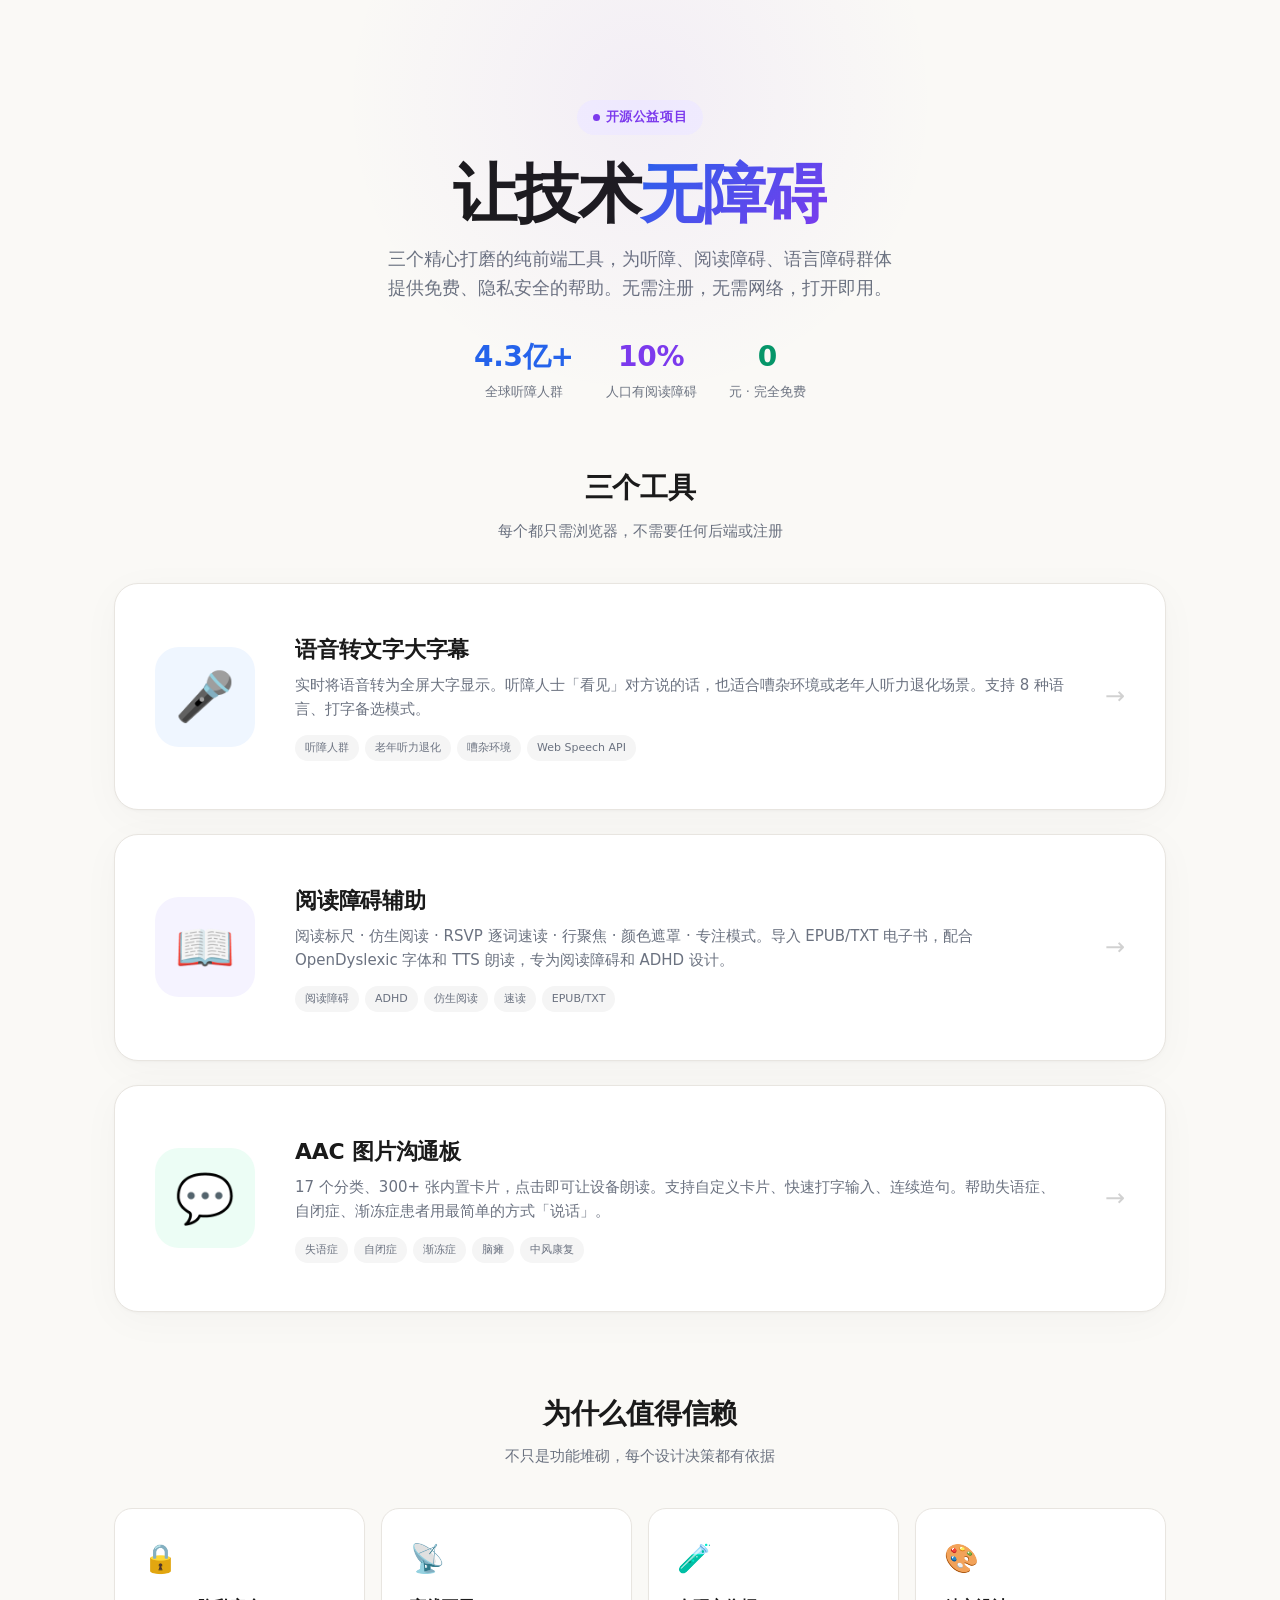
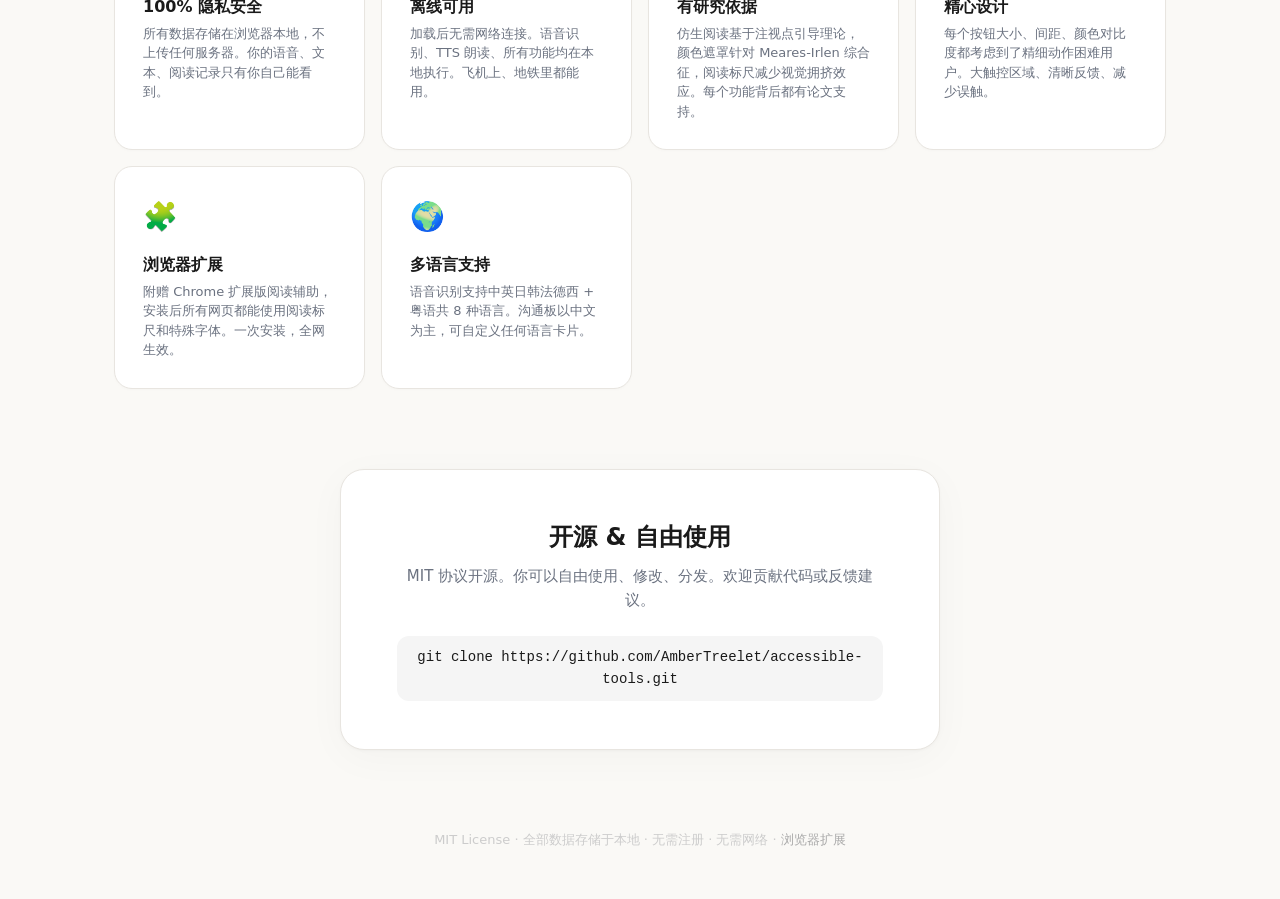
<file: index.html>
<!DOCTYPE html>
<html lang="zh-CN">
<head>
<meta charset="UTF-8">
<meta name="viewport" content="width=device-width, initial-scale=1.0">
<title>无障碍工具集 · Accessible Tools — 语音转文字 | 阅读辅助 | AAC沟通板</title>
<meta name="description" content="三个纯前端无障碍公益工具：语音转文字大字幕、阅读障碍辅助（仿生阅读/RSVP速读/颜色遮罩）、AAC图片沟通板。开源免费，隐私安全，无需注册。帮助听障、阅读障碍、失语症、自闭症、渐冻症人群。">
<meta name="keywords" content="无障碍,accessibility,阅读障碍,dyslexia,ADHD,听障,deaf,失语症,自闭症,渐冻症,ALS,AAC,沟通板,语音转文字,仿生阅读,速读,辅助技术,开源,公益工具">
<meta property="og:title" content="无障碍工具集 — 三个纯前端无障碍公益工具">
<meta property="og:description" content="语音转文字大字幕 · 阅读障碍辅助 · AAC 沟通板。帮助 4.3 亿听障者、10% 阅读障碍人口更方便地交流。">
<meta property="og:type" content="website">
<meta property="og:locale" content="zh_CN">
<meta name="twitter:card" content="summary_large_image">
<meta name="twitter:title" content="无障碍工具集 · Accessible Tools">
<meta name="twitter:description" content="语音转文字 | 仿生阅读 | AAC沟通板 — 三个纯前端无障碍公益工具。开源免费。">
<meta name="robots" content="index, follow">
<style>
  *,*::before,*::after{box-sizing:border-box;margin:0;padding:0}
  :root{
    --text:#1a1a1a;--muted:#6b7280;--bg:#faf9f6;
    --card:#fff;--border:#e8e5e0;
    --blue:#2563eb;--purple:#7c3aed;--green:#059669;
    --blue-bg:#eff6ff;--purple-bg:#f5f3ff;--green-bg:#ecfdf5;
  }
  body{
    font-family:-apple-system,BlinkMacSystemFont,"SF Pro Display","Segoe UI",system-ui,sans-serif;
    background:var(--bg);color:var(--text);
    -webkit-font-smoothing:antialiased;line-height:1.6;
  }

  /* Hero */
  .hero{
    text-align:center;padding:100px 24px 64px;
    position:relative;overflow:hidden;
  }
  .hero::before{
    content:'';position:absolute;top:-200px;left:50%;transform:translateX(-50%);
    width:600px;height:600px;border-radius:50%;
    background:radial-gradient(circle,rgba(124,58,237,.06) 0%,transparent 70%);
    pointer-events:none;
  }
  .hero .badge{
    display:inline-flex;align-items:center;gap:6px;
    font-size:13px;font-weight:600;letter-spacing:.04em;text-transform:uppercase;
    color:var(--purple);background:var(--purple-bg);
    padding:7px 16px;border-radius:100px;margin-bottom:24px;
  }
  .hero .badge .dot{width:7px;height:7px;border-radius:50%;background:var(--purple);animation:blink 1.5s ease infinite}
  @keyframes blink{0%,100%{opacity:1}50%{opacity:.3}}
  .hero h1{
    font-size:clamp(36px,7vw,64px);font-weight:750;letter-spacing:-.025em;
    line-height:1.1;margin-bottom:16px;
  }
  .hero h1 span{background:linear-gradient(135deg,var(--blue),var(--purple));-webkit-background-clip:text;-webkit-text-fill-color:transparent;background-clip:text}
  .hero .subtitle{
    font-size:18px;color:var(--muted);max-width:520px;margin:0 auto 32px;
  }
  .hero .stats{
    display:flex;gap:32px;justify-content:center;flex-wrap:wrap;
    margin-top:8px;
  }
  .hero .stat{text-align:center}
  .hero .stat .num{font-size:28px;font-weight:700;letter-spacing:-.01em}
  .hero .stat .label{font-size:13px;color:var(--muted);margin-top:2px}
  .hero .stat:nth-child(1) .num{color:var(--blue)}
  .hero .stat:nth-child(2) .num{color:var(--purple)}
  .hero .stat:nth-child(3) .num{color:var(--green)}

  /* Section titles */
  .section-title{
    text-align:center;padding:0 24px 40px;
  }
  .section-title h2{
    font-size:28px;font-weight:700;letter-spacing:-.01em;margin-bottom:8px;
  }
  .section-title p{color:var(--muted);font-size:15px}

  /* Tool cards */
  .tools{padding:0 24px 80px;max-width:1100px;margin:0 auto}
  .tool-card{
    display:flex;gap:40px;align-items:center;
    background:var(--card);border-radius:24px;padding:48px 40px;
    margin-bottom:24px;border:1px solid var(--border);
    box-shadow:0 1px 3px rgba(0,0,0,.03),0 8px 40px rgba(0,0,0,.03);
    transition:transform .25s ease,box-shadow .25s ease;
    text-decoration:none;color:inherit;
  }
  .tool-card:hover{transform:translateY(-3px);box-shadow:0 12px 60px rgba(0,0,0,.06)}
  .tool-card:last-child{margin-bottom:0}

  .tool-card .icon-wrap{
    width:100px;height:100px;border-radius:24px;flex-shrink:0;
    display:flex;align-items:center;justify-content:center;font-size:48px;
  }
  .tool-card:nth-child(1) .icon-wrap{background:var(--blue-bg)}
  .tool-card:nth-child(2) .icon-wrap{background:var(--purple-bg)}
  .tool-card:nth-child(3) .icon-wrap{background:var(--green-bg)}

  .tool-card .info{flex:1;min-width:0}
  .tool-card .info h3{font-size:22px;font-weight:650;margin-bottom:6px;letter-spacing:-.01em}
  .tool-card .info .desc{font-size:15px;color:var(--muted);line-height:1.6;margin-bottom:14px}
  .tool-card .info .tags{display:flex;flex-wrap:wrap;gap:6px}
  .tool-card .info .tags span{
    font-size:11px;font-weight:500;padding:4px 10px;border-radius:100px;
    background:#f5f5f5;color:var(--muted);
  }

  .tool-card .arrow{
    font-size:24px;color:#d1d1d1;flex-shrink:0;
    transition:transform .2s,color .2s;
  }
  .tool-card:hover .arrow{transform:translateX(4px);color:var(--text)}

  /* Feature grid */
  .features{
    max-width:1100px;margin:0 auto;padding:0 24px 80px;
    display:grid;grid-template-columns:repeat(auto-fit,minmax(240px,1fr));gap:16px;
  }
  .feature{
    background:var(--card);border-radius:18px;padding:28px;
    border:1px solid var(--border);
    box-shadow:0 1px 3px rgba(0,0,0,.02);
  }
  .feature .icon{font-size:28px;margin-bottom:12px}
  .feature h4{font-size:16px;font-weight:600;margin-bottom:4px}
  .feature p{font-size:13px;color:var(--muted);line-height:1.5}

  /* CTA / GitHub section */
  .cta{
    text-align:center;padding:0 24px 80px;
  }
  .cta .box{
    display:inline-block;background:var(--card);border-radius:24px;
    padding:48px 56px;border:1px solid var(--border);
    box-shadow:0 1px 3px rgba(0,0,0,.03),0 8px 40px rgba(0,0,0,.03);
    max-width:600px;width:100%;
  }
  .cta h2{font-size:24px;margin-bottom:8px}
  .cta p{color:var(--muted);font-size:15px;margin-bottom:24px}
  .cta code{
    background:#f5f5f5;padding:10px 20px;border-radius:12px;
    font-size:14px;word-break:break-all;display:inline-block;
  }

  .footer{
    text-align:center;padding:0 24px 48px;
    font-size:13px;color:#ccc;
  }
  .footer a{color:#aaa;text-decoration:none}
  .footer a:hover{color:var(--text)}

  @media(max-width:700px){
    .hero{padding:60px 20px 40px}
    .tool-card{flex-direction:column;gap:20px;padding:32px 24px;text-align:center}
    .tool-card .icon-wrap{width:72px;height:72px;border-radius:18px;font-size:36px}
    .tool-card .info .tags{justify-content:center}
    .cta .box{padding:32px 24px}
    .hero .stats{gap:20px}
    .hero .stat .num{font-size:22px}
  }
</style>
</head>
<body>

<!-- Hero -->
<section class="hero">
  <div class="badge"><span class="dot"></span> 开源公益项目</div>
  <h1>让技术<span>无障碍</span></h1>
  <p class="subtitle">三个精心打磨的纯前端工具，为听障、阅读障碍、语言障碍群体提供免费、隐私安全的帮助。无需注册，无需网络，打开即用。</p>
  <div class="stats">
    <div class="stat"><div class="num">4.3亿+</div><div class="label">全球听障人群</div></div>
    <div class="stat"><div class="num">10%</div><div class="label">人口有阅读障碍</div></div>
    <div class="stat"><div class="num">0</div><div class="label">元 · 完全免费</div></div>
  </div>
</section>

<!-- Tools -->
<div class="section-title"><h2>三个工具</h2><p>每个都只需浏览器，不需要任何后端或注册</p></div>

<div class="tools">
  <a class="tool-card" href="speech-to-text.html">
    <div class="icon-wrap">🎤</div>
    <div class="info">
      <h3>语音转文字大字幕</h3>
      <p class="desc">实时将语音转为全屏大字显示。听障人士「看见」对方说的话，也适合嘈杂环境或老年人听力退化场景。支持 8 种语言、打字备选模式。</p>
      <div class="tags"><span>听障人群</span><span>老年听力退化</span><span>嘈杂环境</span><span>Web Speech API</span></div>
    </div>
    <div class="arrow">→</div>
  </a>

  <a class="tool-card" href="reading-aid.html">
    <div class="icon-wrap">📖</div>
    <div class="info">
      <h3>阅读障碍辅助</h3>
      <p class="desc">阅读标尺 · 仿生阅读 · RSVP 逐词速读 · 行聚焦 · 颜色遮罩 · 专注模式。导入 EPUB/TXT 电子书，配合 OpenDyslexic 字体和 TTS 朗读，专为阅读障碍和 ADHD 设计。</p>
      <div class="tags"><span>阅读障碍</span><span>ADHD</span><span>仿生阅读</span><span>速读</span><span>EPUB/TXT</span></div>
    </div>
    <div class="arrow">→</div>
  </a>

  <a class="tool-card" href="aac-board.html">
    <div class="icon-wrap">💬</div>
    <div class="info">
      <h3>AAC 图片沟通板</h3>
      <p class="desc">17 个分类、300+ 张内置卡片，点击即可让设备朗读。支持自定义卡片、快速打字输入、连续造句。帮助失语症、自闭症、渐冻症患者用最简单的方式「说话」。</p>
      <div class="tags"><span>失语症</span><span>自闭症</span><span>渐冻症</span><span>脑瘫</span><span>中风康复</span></div>
    </div>
    <div class="arrow">→</div>
  </a>
</div>

<!-- Features -->
<div class="section-title"><h2>为什么值得信赖</h2><p>不只是功能堆砌，每个设计决策都有依据</p></div>

<div class="features">
  <div class="feature">
    <div class="icon">🔒</div>
    <h4>100% 隐私安全</h4>
    <p>所有数据存储在浏览器本地，不上传任何服务器。你的语音、文本、阅读记录只有你自己能看到。</p>
  </div>
  <div class="feature">
    <div class="icon">📡</div>
    <h4>离线可用</h4>
    <p>加载后无需网络连接。语音识别、TTS 朗读、所有功能均在本地执行。飞机上、地铁里都能用。</p>
  </div>
  <div class="feature">
    <div class="icon">🧪</div>
    <h4>有研究依据</h4>
    <p>仿生阅读基于注视点引导理论，颜色遮罩针对 Meares-Irlen 综合征，阅读标尺减少视觉拥挤效应。每个功能背后都有论文支持。</p>
  </div>
  <div class="feature">
    <div class="icon">🎨</div>
    <h4>精心设计</h4>
    <p>每个按钮大小、间距、颜色对比度都考虑到了精细动作困难用户。大触控区域、清晰反馈、减少误触。</p>
  </div>
  <div class="feature">
    <div class="icon">🧩</div>
    <h4>浏览器扩展</h4>
    <p>附赠 Chrome 扩展版阅读辅助，安装后所有网页都能使用阅读标尺和特殊字体。一次安装，全网生效。</p>
  </div>
  <div class="feature">
    <div class="icon">🌍</div>
    <h4>多语言支持</h4>
    <p>语音识别支持中英日韩法德西 + 粤语共 8 种语言。沟通板以中文为主，可自定义任何语言卡片。</p>
  </div>
</div>

<!-- GitHub CTA -->
<div class="cta">
  <div class="box">
    <h2>开源 & 自由使用</h2>
    <p>MIT 协议开源。你可以自由使用、修改、分发。欢迎贡献代码或反馈建议。</p>
    <code>git clone https://github.com/AmberTreelet/accessible-tools.git</code>
  </div>
</div>

<div class="footer">
  MIT License · 全部数据存储于本地 · 无需注册 · 无需网络 · <a href="reading-aid-extension/">浏览器扩展</a>
</div>

</body>
</html>
</file>
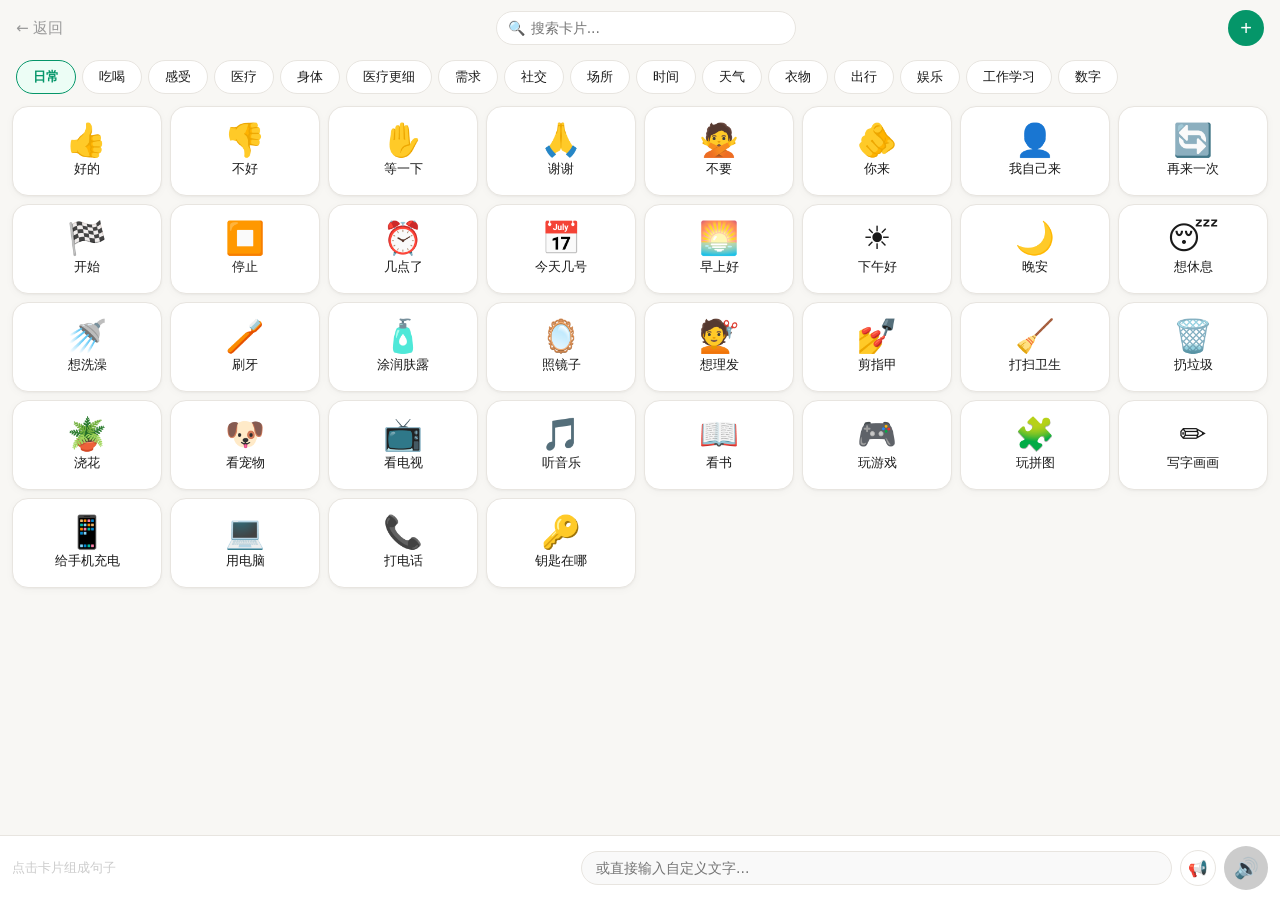
<file: aac-board.html>
<!DOCTYPE html>
<html lang="zh-CN">
<head>
<meta charset="UTF-8">
<meta name="viewport" content="width=device-width, initial-scale=1.0, user-scalable=no">
<title>AAC 沟通板</title>
<style>
  *, *::before, *::after { box-sizing: border-box; margin: 0; padding: 0; }
  :root {
    --bg: #f8f7f4;
    --card-bg: #fff;
    --text: #1a1a1a;
    --muted: #999;
    --accent: #059669;
    --accent-light: #ecfdf5;
    --danger: #ef4444;
    --border: #e8e5e0;
    --shadow: 0 1px 2px rgba(0,0,0,.04), 0 2px 10px rgba(0,0,0,.03);
    --radius: 16px;
  }
  body {
    font-family: -apple-system, "SF Pro Display", system-ui, sans-serif;
    background: var(--bg);
    color: var(--text);
    height: 100dvh; display: flex; flex-direction: column;
    -webkit-font-smoothing: antialiased;
    -webkit-tap-highlight-color: transparent;
    user-select: none; overflow: hidden;
  }

  .topbar {
    display: flex; align-items: center; justify-content: space-between;
    padding: 10px 16px; flex-shrink: 0; gap: 10px;
  }
  .back {
    font-size: 15px; color: var(--muted); text-decoration: none;
    white-space: nowrap; transition: color .2s;
  }
  .back:hover { color: var(--text); }
  .topbar h2 { font-size: 17px; font-weight: 600; white-space: nowrap; }

  /* Search */
  .search-wrap {
    flex: 1; max-width: 300px; position: relative;
  }
  .search-wrap input {
    width: 100%; padding: 8px 14px 8px 34px; border-radius: 100px;
    border: 1px solid var(--border); background: #fff;
    font-size: 14px; outline: none; font-family: inherit;
    transition: border .2s;
  }
  .search-wrap input:focus { border-color: var(--accent); }
  .search-wrap .search-icon {
    position: absolute; left: 12px; top: 50%; transform: translateY(-50%);
    font-size: 14px; color: var(--muted); pointer-events: none;
  }
  .add-btn {
    background: var(--accent); color: #fff; border: none;
    width: 36px; height: 36px; border-radius: 50%; flex-shrink: 0;
    font-size: 20px; cursor: pointer; transition: all .15s;
    display: flex; align-items: center; justify-content: center;
  }
  .add-btn:active { transform: scale(.92); }

  /* Categories */
  .tabs {
    display: flex; gap: 6px; padding: 4px 16px 10px;
    overflow-x: auto; flex-shrink: 0;
    -webkit-overflow-scrolling: touch;
  }
  .tabs::-webkit-scrollbar { display: none; }
  .tab {
    flex-shrink: 0; padding: 7px 16px; border-radius: 100px;
    border: 1px solid var(--border); background: #fff;
    font-size: 13px; cursor: pointer; transition: all .15s;
    font-family: inherit; color: var(--text);
    white-space: nowrap;
  }
  .tab:active { transform: scale(.96); }
  .tab.active { background: var(--accent-light); border-color: var(--accent); color: var(--accent); font-weight: 600; }

  /* Grid */
  .grid {
    flex: 1; overflow-y: auto; padding: 2px 12px 12px;
    display: grid;
    grid-template-columns: repeat(4, 1fr);
    gap: 8px; align-content: start;
    -webkit-overflow-scrolling: touch;
  }
  .card {
    background: var(--card-bg); border-radius: var(--radius);
    box-shadow: var(--shadow); border: 1px solid var(--border);
    display: flex; flex-direction: column;
    align-items: center; justify-content: center;
    padding: 14px 4px; gap: 5px;
    cursor: pointer; transition: all .15s;
    min-height: 90px; position: relative;
  }
  .card:active {
    transform: scale(.94); background: var(--accent-light); border-color: var(--accent);
  }
  .card .emoji { font-size: 32px; line-height: 1; transition: transform .15s; }
  .card:active .emoji { transform: scale(1.15); }
  .card .label {
    font-size: 13px; font-weight: 550; text-align: center;
    line-height: 1.25; color: var(--text);
  }
  .card .delete-card {
    position: absolute; top: 4px; right: 6px;
    width: 20px; height: 20px; border-radius: 50%;
    border: none; background: #fee2e2; color: var(--danger);
    font-size: 12px; cursor: pointer; display: none;
    align-items: center; justify-content: center; line-height: 1;
  }
  .card.custom:hover .delete-card { display: flex; }
  @media (hover: none) { .card.custom .delete-card { display: none !important; } }

  /* No results */
  .no-results {
    grid-column: 1 / -1; text-align: center;
    padding: 40px 20px; color: #ccc; font-size: 15px;
  }

  /* Sentence bar */
  .sentence-bar {
    flex-shrink: 0; background: var(--card-bg);
    border-top: 1px solid var(--border);
    padding: 10px 12px;
    display: flex; gap: 8px; align-items: center;
  }
  .sentence-pills { flex: 1; display: flex; gap: 6px; flex-wrap: wrap; min-height: 36px; align-items: center; }
  .sentence-pills .empty { color: #ccc; font-size: 13px; }
  .pill {
    display: flex; align-items: center; gap: 4px;
    background: var(--accent-light); border: 1px solid var(--accent);
    padding: 5px 10px; border-radius: 100px; font-size: 13px;
    animation: popIn .2s ease;
  }
  @keyframes popIn { from { transform: scale(.7); opacity: 0; } to { transform: scale(1); opacity: 1; } }
  .pill .x { cursor: pointer; color: var(--muted); font-size: 15px; line-height: 1; margin-left: 1px; }
  .pill .x:active { color: var(--danger); }
  .speak-all-btn {
    flex-shrink: 0; width: 44px; height: 44px; border-radius: 50%;
    border: none; background: var(--accent); color: #fff;
    font-size: 20px; cursor: pointer; transition: all .15s;
    box-shadow: 0 2px 10px rgba(5,150,105,.25);
  }
  .speak-all-btn:active { transform: scale(.92); }
  .speak-all-btn:disabled { background: #ccc; box-shadow: none; cursor: default; }
  .quick-input {
    flex: 1; min-width: 100px; padding: 8px 14px; border-radius: 100px;
    border: 1px solid var(--border); font-size: 14px; outline: none;
    font-family: inherit; background: #f9f9f9;
  }
  .quick-input:focus { border-color: var(--accent); background: #fff; }
  .quick-speak-btn {
    flex-shrink: 0; width: 36px; height: 36px; border-radius: 50%;
    border: 1px solid var(--border); background: #fff; font-size: 16px;
    cursor: pointer; transition: all .15s;
  }
  .quick-speak-btn:active { background: var(--accent-light); }
  .speak-all-btn.playing { background: var(--danger); animation: pulse 1s ease infinite; }
  @keyframes pulse {
    0%, 100% { box-shadow: 0 0 0 0 rgba(239,68,68,.4); }
    50% { box-shadow: 0 0 0 12px rgba(239,68,68,0); }
  }

  /* Modal */
  .modal-bg {
    position: fixed; inset: 0; background: rgba(0,0,0,.4);
    display: flex; align-items: flex-end; justify-content: center;
    z-index: 100; opacity: 0; pointer-events: none; transition: opacity .25s;
  }
  .modal-bg.show { opacity: 1; pointer-events: auto; }
  .modal {
    background: #fff; border-radius: 20px 20px 0 0;
    padding: 28px 24px 36px; width: 100%; max-width: 480px;
    transform: translateY(100%); transition: transform .3s ease;
  }
  .modal-bg.show .modal { transform: translateY(0); }
  .modal h3 { font-size: 18px; margin-bottom: 20px; }
  .modal input {
    width: 100%; padding: 14px 16px; border-radius: 12px;
    border: 1px solid var(--border); font-size: 16px;
    margin-bottom: 12px; outline: none; font-family: inherit;
  }
  .modal input:focus { border-color: var(--accent); }
  .modal .btn-row { display: flex; gap: 10px; margin-top: 8px; }
  .modal .btn-row button {
    flex: 1; padding: 14px; border-radius: 12px;
    border: none; font-size: 16px; font-weight: 600; cursor: pointer; font-family: inherit;
  }
  .modal .btn-cancel { background: #f5f5f5; color: var(--text); }
  .modal .btn-save { background: var(--accent); color: #fff; }

  @media (min-width: 600px) { .grid { grid-template-columns: repeat(5, 1fr); } }
  @media (min-width: 900px) { .grid { grid-template-columns: repeat(6, 1fr); } }
  @media (min-width: 1200px) { .grid { grid-template-columns: repeat(8, 1fr); } }
</style>
</head>
<body>

<div class="topbar">
  <a href="index.html" class="back">&larr; 返回</a>
  <div class="search-wrap">
    <span class="search-icon">🔍</span>
    <input type="text" id="searchInput" placeholder="搜索卡片..." oninput="doSearch()">
  </div>
  <button class="add-btn" onclick="showAddModal()">+</button>
</div>

<div class="tabs" id="tabs"></div>
<div class="grid" id="grid"></div>

<div class="sentence-bar">
  <div class="sentence-pills" id="sentencePills">
    <span class="empty">点击卡片组成句子</span>
  </div>
  <input type="text" class="quick-input" id="quickInput" placeholder="或直接输入自定义文字..." onkeydown="if(event.key==='Enter')speakQuick()">
  <button class="quick-speak-btn" onclick="speakQuick()" title="朗读输入的文字">📢</button>
  <button class="speak-all-btn" id="speakAllBtn" onclick="speakAll()" disabled>🔊</button>
</div>

<div class="modal-bg" id="modalBg" onclick="hideAddModal(event)">
  <div class="modal" onclick="event.stopPropagation()">
    <h3>添加自定义卡片</h3>
    <input type="text" id="cardEmoji" placeholder="Emoji 图标，如 😊" maxlength="4">
    <input type="text" id="cardLabel" placeholder="卡片文字，如 我很好" maxlength="20">
    <input type="text" id="cardCategory" placeholder="分类名（留空归入'自定义'）" maxlength="8">
    <div class="btn-row">
      <button class="btn-cancel" onclick="hideAddModal()">取消</button>
      <button class="btn-save" onclick="addCustomCard()">保存</button>
    </div>
  </div>
</div>

<script>
const defaultCards = {
  '日常': [
    { emoji: '👍', label: '好的' },{ emoji: '👎', label: '不好' },{ emoji: '✋', label: '等一下' },
    { emoji: '🙏', label: '谢谢' },{ emoji: '🙅', label: '不要' },{ emoji: '🫵', label: '你来' },
    { emoji: '👤', label: '我自己来' },{ emoji: '🔄', label: '再来一次' },{ emoji: '🏁', label: '开始' },
    { emoji: '⏹️', label: '停止' },{ emoji: '⏰', label: '几点了' },{ emoji: '📅', label: '今天几号' },
    { emoji: '🌅', label: '早上好' },{ emoji: '☀️', label: '下午好' },{ emoji: '🌙', label: '晚安' },
    { emoji: '😴', label: '想休息' },{ emoji: '🚿', label: '想洗澡' },{ emoji: '🪥', label: '刷牙' },
    { emoji: '🧴', label: '涂润肤露' },{ emoji: '🪞', label: '照镜子' },{ emoji: '💇', label: '想理发' },
    { emoji: '💅', label: '剪指甲' },{ emoji: '🧹', label: '打扫卫生' },{ emoji: '🗑️', label: '扔垃圾' },
    { emoji: '🪴', label: '浇花' },{ emoji: '🐶', label: '看宠物' },{ emoji: '📺', label: '看电视' },
    { emoji: '🎵', label: '听音乐' },{ emoji: '📖', label: '看书' },{ emoji: '🎮', label: '玩游戏' },
    { emoji: '🧩', label: '玩拼图' },{ emoji: '✏️', label: '写字画画' },{ emoji: '📱', label: '给手机充电' },
    { emoji: '💻', label: '用电脑' },{ emoji: '📞', label: '打电话' },{ emoji: '🔑', label: '钥匙在哪' },
  ],
  '吃喝': [
    { emoji: '🥤', label: '要喝水' },{ emoji: '🧊', label: '喝冰水' },{ emoji: '☕', label: '喝热水' },
    { emoji: '🍵', label: '喝茶' },{ emoji: '🥛', label: '喝牛奶' },{ emoji: '🧃', label: '喝果汁' },
    { emoji: '🥤', label: '喝饮料' },{ emoji: '🍺', label: '喝啤酒' },{ emoji: '🍷', label: '喝红酒' },
    { emoji: '🍜', label: '我饿了' },{ emoji: '🍚', label: '米饭' },{ emoji: '🍞', label: '面包' },
    { emoji: '🍜', label: '面条' },{ emoji: '🥟', label: '饺子' },{ emoji: '🥟', label: '包子' },
    { emoji: '🥚', label: '鸡蛋' },{ emoji: '🧀', label: '奶酪' },{ emoji: '🥩', label: '肉' },
    { emoji: '🍗', label: '鸡肉' },{ emoji: '🐟', label: '鱼' },{ emoji: '🦐', label: '虾' },
    { emoji: '🥬', label: '蔬菜' },{ emoji: '🥔', label: '土豆' },{ emoji: '🍅', label: '番茄' },
    { emoji: '🍎', label: '苹果' },{ emoji: '🍌', label: '香蕉' },{ emoji: '🍊', label: '橙子' },
    { emoji: '🍇', label: '葡萄' },{ emoji: '🍉', label: '西瓜' },{ emoji: '🍓', label: '草莓' },
    { emoji: '🍪', label: '饼干' },{ emoji: '🍬', label: '糖' },{ emoji: '🍰', label: '蛋糕' },
    { emoji: '🍦', label: '冰淇淋' },{ emoji: '🍫', label: '巧克力' },{ emoji: '🥜', label: '坚果' },
    { emoji: '🥄', label: '要勺子' },{ emoji: '🥢', label: '要筷子' },{ emoji: '🍴', label: '要叉子' },
    { emoji: '🍽️', label: '吃饱了' },{ emoji: '🤤', label: '还想吃' },{ emoji: '😋', label: '很好吃' },
    { emoji: '🤢', label: '不好吃' },{ emoji: '🌶️', label: '太辣了' },{ emoji: '🧂', label: '太咸了' },
    { emoji: '🍬', label: '太甜了' },{ emoji: '🥵', label: '太烫了' },{ emoji: '🧊', label: '太凉了' },
    { emoji: '💊', label: '要吃药' },
  ],
  '感受': [
    { emoji: '😊', label: '我很好' },{ emoji: '😄', label: '很开心' },{ emoji: '😆', label: '太好玩了' },
    { emoji: '😢', label: '难过' },{ emoji: '😭', label: '想哭' },{ emoji: '😠', label: '生气' },
    { emoji: '😤', label: '很不爽' },{ emoji: '😡', label: '非常愤怒' },{ emoji: '😰', label: '紧张' },
    { emoji: '😨', label: '害怕' },{ emoji: '😱', label: '吓到了' },{ emoji: '😳', label: '尴尬' },
    { emoji: '😔', label: '失望' },{ emoji: '😞', label: '很累' },{ emoji: '😴', label: '困了' },
    { emoji: '😵', label: '头晕' },{ emoji: '😵‍💫', label: '迷糊' },{ emoji: '😣', label: '这里很疼' },
    { emoji: '😐', label: '没感觉' },{ emoji: '🤔', label: '不确定' },{ emoji: '😕', label: '困惑' },
    { emoji: '😮', label: '惊讶' },{ emoji: '🥰', label: '很温暖' },{ emoji: '😌', label: '很放松' },
    { emoji: '😒', label: '无聊' },{ emoji: '😩', label: '受不了了' },{ emoji: '💔', label: '很伤心' },
    { emoji: '😤', label: '沮丧' },{ emoji: '😟', label: '担心' },{ emoji: '😬', label: '不舒服' },
    { emoji: '🥺', label: '委屈' },{ emoji: '😌', label: '安心了' },{ emoji: '🤗', label: '很感激' },
    { emoji: '😎', label: '很自信' },{ emoji: '😖', label: '很烦躁' },{ emoji: '❤️', label: '我爱你' },
    { emoji: '🫂', label: '想抱抱' },{ emoji: '💋', label: '亲亲' },{ emoji: '👍', label: '满意' },
    { emoji: '👎', label: '不满意' },
  ],
  '医疗': [
    { emoji: '🤒', label: '不舒服' },{ emoji: '🤕', label: '头疼' },{ emoji: '😵‍💫', label: '头晕' },
    { emoji: '🦷', label: '牙疼' },{ emoji: '🦴', label: '骨头疼' },{ emoji: '💪', label: '肌肉疼' },
    { emoji: '🫄', label: '肚子疼' },{ emoji: '🤢', label: '恶心想吐' },{ emoji: '🤮', label: '吐了' },
    { emoji: '🥴', label: '眩晕' },{ emoji: '🫁', label: '呼吸困难' },{ emoji: '🫀', label: '心跳快' },
    { emoji: '🤧', label: '感冒了' },{ emoji: '🤒', label: '发烧了' },{ emoji: '😮‍💨', label: '喘不上气' },
    { emoji: '🩸', label: '出血了' },{ emoji: '🩹', label: '需要包扎' },{ emoji: '🩺', label: '需要医生' },
    { emoji: '💉', label: '要打针吗' },{ emoji: '💊', label: '该吃药了' },{ emoji: '💊', label: '需要止痛药' },
    { emoji: '🏥', label: '去医院' },{ emoji: '🚑', label: '叫救护车' },{ emoji: '🆘', label: '紧急求助' },
    { emoji: '🧑‍⚕️', label: '叫护士' },{ emoji: '🧪', label: '需要化验' },{ emoji: '🩻', label: '拍片子' },
    { emoji: '😷', label: '请戴口罩' },{ emoji: '🧼', label: '请洗手' },{ emoji: '🧘', label: '请扶我' },
    { emoji: '🦽', label: '需要轮椅' },{ emoji: '🦯', label: '需要盲杖' },{ emoji: '🦻', label: '助听器没电了' },
    { emoji: '👁️', label: '眼睛不舒服' },{ emoji: '👂', label: '耳朵不舒服' },{ emoji: '🦶', label: '脚疼' },
    { emoji: '🖐️', label: '手疼' },{ emoji: '🦵', label: '腿疼' },{ emoji: '💤', label: '失眠了' },
    { emoji: '🚬', label: '想抽烟' },{ emoji: '🍷', label: '想喝酒' },
  ],
  '身体': [
    { emoji: '🧠', label: '头' },{ emoji: '👁️', label: '眼睛' },{ emoji: '👂', label: '耳朵' },
    { emoji: '👃', label: '鼻子' },{ emoji: '👄', label: '嘴巴' },{ emoji: '🦷', label: '牙齿' },
    { emoji: '👅', label: '舌头' },{ emoji: '🫁', label: '喉咙' },{ emoji: '💪', label: '胳膊' },
    { emoji: '🖐️', label: '手' },{ emoji: '👆', label: '手指' },{ emoji: '💅', label: '指甲' },
    { emoji: '🦵', label: '腿' },{ emoji: '🦶', label: '脚' },{ emoji: '🦶', label: '脚趾' },
    { emoji: '🦴', label: '骨头' },{ emoji: '💪', label: '肌肉' },{ emoji: '🫄', label: '肚子' },
    { emoji: '🫀', label: '心脏' },{ emoji: '🫁', label: '肺' },{ emoji: '🧠', label: '大脑' },
    { emoji: '🩸', label: '出血' },{ emoji: '🩹', label: '伤口' },{ emoji: '🩺', label: '体检' },
    { emoji: '🤒', label: '发烧' },{ emoji: '🤧', label: '流鼻涕' },{ emoji: '😮‍💨', label: '呼吸' },
  ],
  '医疗更细': [
    { emoji: '1️⃣', label: '疼痛等级1' },{ emoji: '3️⃣', label: '疼痛等级3' },{ emoji: '5️⃣', label: '疼痛等级5' },
    { emoji: '7️⃣', label: '疼痛等级7' },{ emoji: '🔟', label: '疼痛等级10' },{ emoji: '📍', label: '这里疼' },
    { emoji: '🔪', label: '刺痛' },{ emoji: '🔨', label: '钝痛' },{ emoji: '⚡', label: '电击样痛' },
    { emoji: '🔥', label: '烧灼痛' },{ emoji: '🌊', label: '一阵一阵痛' },{ emoji: '🔒', label: '持续痛' },
    { emoji: '💊', label: '吃药时间到了' },{ emoji: '🧴', label: '需要涂药' },{ emoji: '🩹', label: '换纱布' },
    { emoji: '🩺', label: '量血压' },{ emoji: '🌡️', label: '量体温' },{ emoji: '🩸', label: '测血糖' },
    { emoji: '💉', label: '打胰岛素' },{ emoji: '🫁', label: '吸氧' },{ emoji: '🩻', label: '做CT' },
    { emoji: '🧲', label: '做核磁' },{ emoji: '💊', label: '吃药' },{ emoji: '💉', label: '打针' },
    { emoji: '💧', label: '输液' },{ emoji: '🩸', label: '抽血' },{ emoji: '🧪', label: '验尿' },
  ],
  '需求': [
    { emoji: '🚽', label: '上厕所' },{ emoji: '🚻', label: '厕所在哪' },{ emoji: '🧻', label: '需要纸巾' },
    { emoji: '🧷', label: '需要尿布' },{ emoji: '🩲', label: '换内衣' },{ emoji: '🛏️', label: '想躺下' },
    { emoji: '🪑', label: '想坐下' },{ emoji: '🪜', label: '想站起来' },{ emoji: '🚶', label: '想走走' },
    { emoji: '🧑‍🦯', label: '请引导我' },{ emoji: '🦼', label: '推轮椅' },{ emoji: '🛗', label: '坐电梯' },
    { emoji: '🪜', label: '上楼梯' },{ emoji: '🌡️', label: '太冷了' },{ emoji: '🥵', label: '太热了' },
    { emoji: '🌬️', label: '有风' },{ emoji: '💡', label: '开灯' },{ emoji: '🌑', label: '关灯' },
    { emoji: '🪟', label: '开窗' },{ emoji: '🚪', label: '关门' },{ emoji: '🔇', label: '请安静' },
    { emoji: '🔊', label: '大点声' },{ emoji: '🕶️', label: '太亮了' },{ emoji: '🌙', label: '太暗了' },
    { emoji: '🎒', label: '帮我拿包' },{ emoji: '👓', label: '帮我拿眼镜' },{ emoji: '👪', label: '想见家人' },
    { emoji: '🤝', label: '需要帮助' },{ emoji: '🙋', label: '有人在吗' },{ emoji: '🔔', label: '按铃呼叫' },
    { emoji: '🛎️', label: '按呼叫铃' },{ emoji: '📱', label: '帮我充电' },{ emoji: '💰', label: '需要钱' },
    { emoji: '🔌', label: '插电源' },{ emoji: '🔋', label: '换电池' },
  ],
  '社交': [
    { emoji: '👋', label: '你好' },{ emoji: '🙂', label: '很高兴见到你' },{ emoji: '👋', label: '再见' },
    { emoji: '🤝', label: '认识你很高兴' },{ emoji: '🙏', label: '请' },{ emoji: '🙏', label: '谢谢' },
    { emoji: '😊', label: '不客气' },{ emoji: '🙇', label: '对不起' },{ emoji: '😊', label: '没关系' },
    { emoji: '👏', label: '太棒了' },{ emoji: '💪', label: '加油' },{ emoji: '🎉', label: '祝贺你' },
    { emoji: '🤔', label: '我不明白' },{ emoji: '🔁', label: '请再说一遍' },{ emoji: '🐢', label: '说慢一点' },
    { emoji: '🔊', label: '大声一点' },{ emoji: '✍️', label: '请写下来' },{ emoji: '🖼️', label: '请画出来' },
    { emoji: '👉', label: '指给我看' },{ emoji: '📱', label: '打字给我看' },{ emoji: '🌍', label: '用翻译软件' },
    { emoji: '👆', label: '选这个' },{ emoji: '👆', label: '我想要这个' },{ emoji: '📍', label: '这是哪里' },
    { emoji: '🗺️', label: '怎么走' },{ emoji: '📞', label: '打电话给' },{ emoji: '💬', label: '发短信给' },
    { emoji: '📹', label: '视频通话' },{ emoji: '📷', label: '拍照片' },{ emoji: '📹', label: '录视频' },
    { emoji: '👨‍👩‍👧‍👦', label: '这是我家人' },{ emoji: '🧑‍🤝‍🧑', label: '这是我朋友' },{ emoji: '🏠', label: '我家在' },
    { emoji: '📧', label: '发邮件' },{ emoji: '📝', label: '帮我填表' },{ emoji: '🖊️', label: '帮我签名' },
  ],
  '场所': [
    { emoji: '🏠', label: '家' },{ emoji: '🏥', label: '医院' },{ emoji: '🏪', label: '超市' },
    { emoji: '🏫', label: '学校' },{ emoji: '🏢', label: '公司' },{ emoji: '⛪', label: '教堂' },
    { emoji: '🛒', label: '商场' },{ emoji: '🍽️', label: '餐厅' },{ emoji: '☕', label: '咖啡厅' },
    { emoji: '🏦', label: '银行' },{ emoji: '🏣', label: '邮局' },{ emoji: '💈', label: '理发店' },
    { emoji: '🏞️', label: '公园' },{ emoji: '🎬', label: '电影院' },{ emoji: '🏊', label: '游泳池' },
    { emoji: '🏋️', label: '健身房' },{ emoji: '📚', label: '图书馆' },{ emoji: '🎭', label: '剧院' },
    { emoji: '🏟️', label: '体育馆' },{ emoji: '✈️', label: '机场' },{ emoji: '🚉', label: '火车站' },
    { emoji: '🚌', label: '公交站' },{ emoji: '🚇', label: '地铁站' },{ emoji: '⛽', label: '加油站' },
    { emoji: '🏨', label: '酒店' },{ emoji: '🏖️', label: '海滩' },{ emoji: '⛰️', label: '山上' },
    { emoji: '🌳', label: '户外' },{ emoji: '🚗', label: '车里' },
  ],
  '时间': [
    { emoji: '🌅', label: '早上' },{ emoji: '☀️', label: '上午' },{ emoji: '🌤️', label: '中午' },
    { emoji: '🌤️', label: '下午' },{ emoji: '🌅', label: '傍晚' },{ emoji: '🌙', label: '晚上' },
    { emoji: '🌃', label: '深夜' },{ emoji: '🕐', label: '1点' },{ emoji: '🕑', label: '2点' },
    { emoji: '🕒', label: '3点' },{ emoji: '🕓', label: '4点' },{ emoji: '🕔', label: '5点' },
    { emoji: '🕕', label: '6点' },{ emoji: '🕖', label: '7点' },{ emoji: '🕗', label: '8点' },
    { emoji: '🕘', label: '9点' },{ emoji: '🕙', label: '10点' },{ emoji: '🕚', label: '11点' },
    { emoji: '🕛', label: '12点' },{ emoji: '⏰', label: '现在' },{ emoji: '📅', label: '今天' },
    { emoji: '📅', label: '明天' },{ emoji: '📅', label: '昨天' },{ emoji: '📅', label: '后天' },
    { emoji: '📅', label: '前天' },{ emoji: '📆', label: '本周' },{ emoji: '📆', label: '下周' },
    { emoji: '📆', label: '上周' },{ emoji: '🗓️', label: '这个月' },{ emoji: '📅', label: '几号' },
    { emoji: '⏰', label: '几点了' },{ emoji: '⏱️', label: '等多久' },{ emoji: '⌛', label: '还要等多久' },
    { emoji: '⏳', label: '请等一等' },{ emoji: '🕐', label: '马上' },{ emoji: '🕐', label: '一会儿' },
    { emoji: '🕐', label: '很快' },
  ],
  '天气': [
    { emoji: '☀️', label: '晴天' },{ emoji: '⛅', label: '多云' },{ emoji: '☁️', label: '阴天' },
    { emoji: '🌧️', label: '下雨' },{ emoji: '⛈️', label: '雷阵雨' },{ emoji: '🌨️', label: '下雪' },
    { emoji: '🌬️', label: '刮风' },{ emoji: '🌫️', label: '有雾' },{ emoji: '🌈', label: '彩虹' },
    { emoji: '🥵', label: '很热' },{ emoji: '🥶', label: '很冷' },{ emoji: '😰', label: '很闷' },
    { emoji: '💧', label: '潮湿' },{ emoji: '🏜️', label: '干燥' },{ emoji: '🌡️', label: '多少度' },
  ],
  '衣物': [
    { emoji: '👕', label: 'T恤' },{ emoji: '👔', label: '衬衫' },{ emoji: '🧥', label: '外套' },
    { emoji: '🧥', label: '夹克' },{ emoji: '🧣', label: '围巾' },{ emoji: '🧤', label: '手套' },
    { emoji: '🧦', label: '袜子' },{ emoji: '👖', label: '裤子' },{ emoji: '👗', label: '裙子' },
    { emoji: '🩳', label: '短裤' },{ emoji: '👟', label: '运动鞋' },{ emoji: '👞', label: '皮鞋' },
    { emoji: '🩴', label: '拖鞋' },{ emoji: '👒', label: '帽子' },{ emoji: '🧢', label: '棒球帽' },
    { emoji: '🕶️', label: '墨镜' },{ emoji: '👓', label: '眼镜' },{ emoji: '🎒', label: '背包' },
    { emoji: '🩲', label: '内衣' },{ emoji: '👘', label: '睡衣' },{ emoji: '🧥', label: '毛衣' },
    { emoji: '🌂', label: '雨伞' },{ emoji: '🧥', label: '雨衣' },{ emoji: '👢', label: '靴子' },
    { emoji: '🩱', label: '泳衣' },
  ],
  '出行': [
    { emoji: '🚗', label: '坐汽车' },{ emoji: '🚌', label: '坐公交' },{ emoji: '🚇', label: '坐地铁' },
    { emoji: '🚕', label: '打车' },{ emoji: '🚲', label: '骑自行车' },{ emoji: '🛵', label: '骑电动车' },
    { emoji: '✈️', label: '坐飞机' },{ emoji: '🚄', label: '坐高铁' },{ emoji: '🚂', label: '坐火车' },
    { emoji: '🚢', label: '坐船' },{ emoji: '🚶', label: '步行' },{ emoji: '🦼', label: '电动轮椅' },
    { emoji: '🦽', label: '手动轮椅' },{ emoji: '🛗', label: '电梯' },{ emoji: '🅿️', label: '停车场' },
    { emoji: '🚦', label: '红绿灯' },{ emoji: '🚏', label: '车站' },{ emoji: '⛽', label: '加油站' },
    { emoji: '🎫', label: '买车票' },{ emoji: '🗺️', label: '看地图' },{ emoji: '📍', label: '定位' },
    { emoji: '🧳', label: '行李' },{ emoji: '🪪', label: '身份证' },{ emoji: '🎫', label: '车票' },
  ],
  '娱乐': [
    { emoji: '📺', label: '看电视' },{ emoji: '🎬', label: '看电影' },{ emoji: '🎵', label: '听音乐' },
    { emoji: '📻', label: '听广播' },{ emoji: '📖', label: '读书' },{ emoji: '📰', label: '看报纸' },
    { emoji: '🎮', label: '玩游戏' },{ emoji: '♟️', label: '下棋' },{ emoji: '🃏', label: '打牌' },
    { emoji: '🧩', label: '拼图' },{ emoji: '🎨', label: '画画' },{ emoji: '✂️', label: '做手工' },
    { emoji: '🧶', label: '织毛衣' },{ emoji: '🌱', label: '种花' },{ emoji: '📷', label: '拍照' },
    { emoji: '✍️', label: '写日记' },{ emoji: '🎤', label: '唱歌' },{ emoji: '💃', label: '跳舞' },
    { emoji: '🏊', label: '游泳' },{ emoji: '🚶', label: '散步' },{ emoji: '🧘', label: '做瑜伽' },
    { emoji: '🏀', label: '打篮球' },{ emoji: '⚽', label: '踢足球' },{ emoji: '🏓', label: '打乒乓' },
    { emoji: '🎱', label: '打台球' },{ emoji: '🎣', label: '钓鱼' },{ emoji: '⛳', label: '打高尔夫' },
    { emoji: '🐕', label: '遛狗' },{ emoji: '📱', label: '刷手机' },{ emoji: '💻', label: '上网' },
  ],
  '工作学习': [
    { emoji: '💻', label: '用电脑' },{ emoji: '📱', label: '用手机' },{ emoji: '🖨️', label: '打印' },
    { emoji: '📄', label: '文件' },{ emoji: '📧', label: '发邮件' },{ emoji: '📝', label: '做笔记' },
    { emoji: '📚', label: '读书' },{ emoji: '✏️', label: '写作业' },{ emoji: '📐', label: '数学' },
    { emoji: '🔬', label: '科学' },{ emoji: '🎨', label: '艺术' },{ emoji: '🎵', label: '音乐课' },
    { emoji: '🏫', label: '去上学' },{ emoji: '🎓', label: '毕业' },{ emoji: '📋', label: '考试' },
    { emoji: '💼', label: '去上班' },{ emoji: '📊', label: '开会' },{ emoji: '📅', label: '日程' },
    { emoji: '⏰', label: '准时' },{ emoji: '📌', label: '重要' },{ emoji: '✅', label: '完成了' },
    { emoji: '❌', label: '没完成' },{ emoji: '🔄', label: '重做' },
  ],
  '数字': [
    { emoji: '0️⃣', label: '零' },{ emoji: '1️⃣', label: '一' },{ emoji: '2️⃣', label: '二' },
    { emoji: '3️⃣', label: '三' },{ emoji: '4️⃣', label: '四' },{ emoji: '5️⃣', label: '五' },
    { emoji: '6️⃣', label: '六' },{ emoji: '7️⃣', label: '七' },{ emoji: '8️⃣', label: '八' },
    { emoji: '9️⃣', label: '九' },{ emoji: '🔟', label: '十' },{ emoji: '💯', label: '一百' },
    { emoji: '🔢', label: '很多' },{ emoji: '1️⃣', label: '一点点' },{ emoji: '½', label: '一半' },
    { emoji: '➕', label: '更多' },{ emoji: '➖', label: '更少' },{ emoji: '🟰', label: '一样多' },
    { emoji: '📏', label: '多长' },{ emoji: '⚖️', label: '多重' },{ emoji: '💰', label: '多少钱' },
  ],
};

let customCards = {};
try { customCards = JSON.parse(localStorage.getItem('aac_custom_cards')) || {}; } catch(e) {}

function getCategories() {
  const cats = Object.keys(defaultCards);
  const extras = Object.keys(customCards).filter(c => !cats.includes(c));
  return [...cats, ...extras];
}

let currentCategory = '日常';
let sentence = [];
let searchMode = false;
let searchResults = [];

function renderTabs() {
  if (searchMode) return;
  document.getElementById('tabs').innerHTML = getCategories().map(c =>
    `<button class="tab${c === currentCategory ? ' active' : ''}" onclick="switchCategory('${c}')">${c}</button>`
  ).join('');
}

function switchCategory(cat) {
  searchMode = false;
  currentCategory = cat;
  document.getElementById('searchInput').value = '';
  renderTabs();
  renderGrid();
}

function getCardsFor(cat) {
  const builtin = defaultCards[cat] || [];
  const extras = customCards[cat] || [];
  return [...builtin, ...extras];
}

function doSearch() {
  const q = document.getElementById('searchInput').value.trim().toLowerCase();
  if (!q) { searchMode = false; renderTabs(); renderGrid(); return; }
  searchMode = true;
  document.getElementById('tabs').innerHTML = '<span style="font-size:13px;color:var(--muted);padding:7px 0;">搜索结果</span>';
  searchResults = [];
  for (const cat of getCategories()) {
    for (const card of getCardsFor(cat)) {
      if (card.label.toLowerCase().includes(q)) searchResults.push(card);
    }
  }
  renderGrid();
}

function renderGrid() {
  const grid = document.getElementById('grid');
  let cards;
  if (searchMode) {
    cards = searchResults;
  } else {
    cards = getCardsFor(currentCategory);
  }

  if (!cards.length) {
    grid.innerHTML = '<div class="no-results">没有找到匹配的卡片<br><span style="font-size:12px;">试试其他关键词，或点击 + 添加自定义卡片</span></div>';
    return;
  }

  grid.innerHTML = cards.map((c, i) => {
    const isCustom = !searchMode && customCards[currentCategory] && i >= (defaultCards[currentCategory]||[]).length;
    const cat = searchMode ? '' : currentCategory;
    const idx = searchMode ? -1 : i - (defaultCards[currentCategory]||[]).length;
    return `
      <div class="card${isCustom ? ' custom' : ''}" onclick="tapCard('${c.label.replace(/'/g, "\\'")}')">
        ${isCustom ? `<button class="delete-card" onclick="event.stopPropagation();deleteCard('${cat}',${idx})">×</button>` : ''}
        <span class="emoji">${c.emoji}</span>
        <span class="label">${c.label}</span>
      </div>`;
  }).join('');
}

function tapCard(label) {
  sentence.push(label);
  renderSentence();
  speak(label);
  if (navigator.vibrate) navigator.vibrate(15);
}

function speak(text) {
  speechSynthesis.cancel();
  const utt = new SpeechSynthesisUtterance(text);
  utt.lang = 'zh-CN'; utt.rate = 0.85;
  utt.onstart = () => document.getElementById('speakAllBtn').classList.add('playing');
  utt.onend = () => document.getElementById('speakAllBtn').classList.remove('playing');
  speechSynthesis.speak(utt);
}

function speakAll() {
  if (!sentence.length) return;
  speak(sentence.join('，'));
}

function removeFromSentence(idx) { sentence.splice(idx, 1); renderSentence(); }

function renderSentence() {
  const container = document.getElementById('sentencePills');
  const btn = document.getElementById('speakAllBtn');
  if (!sentence.length) {
    container.innerHTML = '<span class="empty">点击卡片组成句子</span>';
    btn.disabled = true;
  } else {
    container.innerHTML = sentence.map((t, i) =>
      `<span class="pill">${t}<span class="x" onclick="removeFromSentence(${i})">×</span></span>`
    ).join('');
    btn.disabled = false;
  }
}

function showAddModal() {
  document.getElementById('modalBg').classList.add('show');
  document.getElementById('cardEmoji').focus();
}

function hideAddModal(e) {
  if (e && e.target !== document.getElementById('modalBg')) return;
  document.getElementById('modalBg').classList.remove('show');
  document.getElementById('cardEmoji').value = '';
  document.getElementById('cardLabel').value = '';
  document.getElementById('cardCategory').value = '';
}

function addCustomCard() {
  const emoji = document.getElementById('cardEmoji').value.trim();
  const label = document.getElementById('cardLabel').value.trim();
  let category = document.getElementById('cardCategory').value.trim();
  if (!emoji || !label) { alert('请填写 Emoji 和文字'); return; }
  if (!category) category = '自定义';
  if (!customCards[category]) customCards[category] = [];
  customCards[category].push({ emoji, label });
  localStorage.setItem('aac_custom_cards', JSON.stringify(customCards));
  hideAddModal();
  currentCategory = category;
  searchMode = false;
  document.getElementById('searchInput').value = '';
  renderTabs();
  renderGrid();
}

function deleteCard(cat, idx) {
  customCards[cat].splice(idx, 1);
  if (!customCards[cat].length) delete customCards[cat];
  localStorage.setItem('aac_custom_cards', JSON.stringify(customCards));
  if (!getCardsFor(currentCategory).length) { currentCategory = '日常'; renderTabs(); }
  renderGrid();
}

renderTabs();
renderGrid();

function speakQuick() {
  const text = document.getElementById('quickInput').value.trim();
  if (!text) return;
  speak(text);
  sentence.push(text);
  renderSentence();
  document.getElementById('quickInput').value = '';
  if (navigator.vibrate) navigator.vibrate(15);
}
</script>
</body>
</html>
</file>
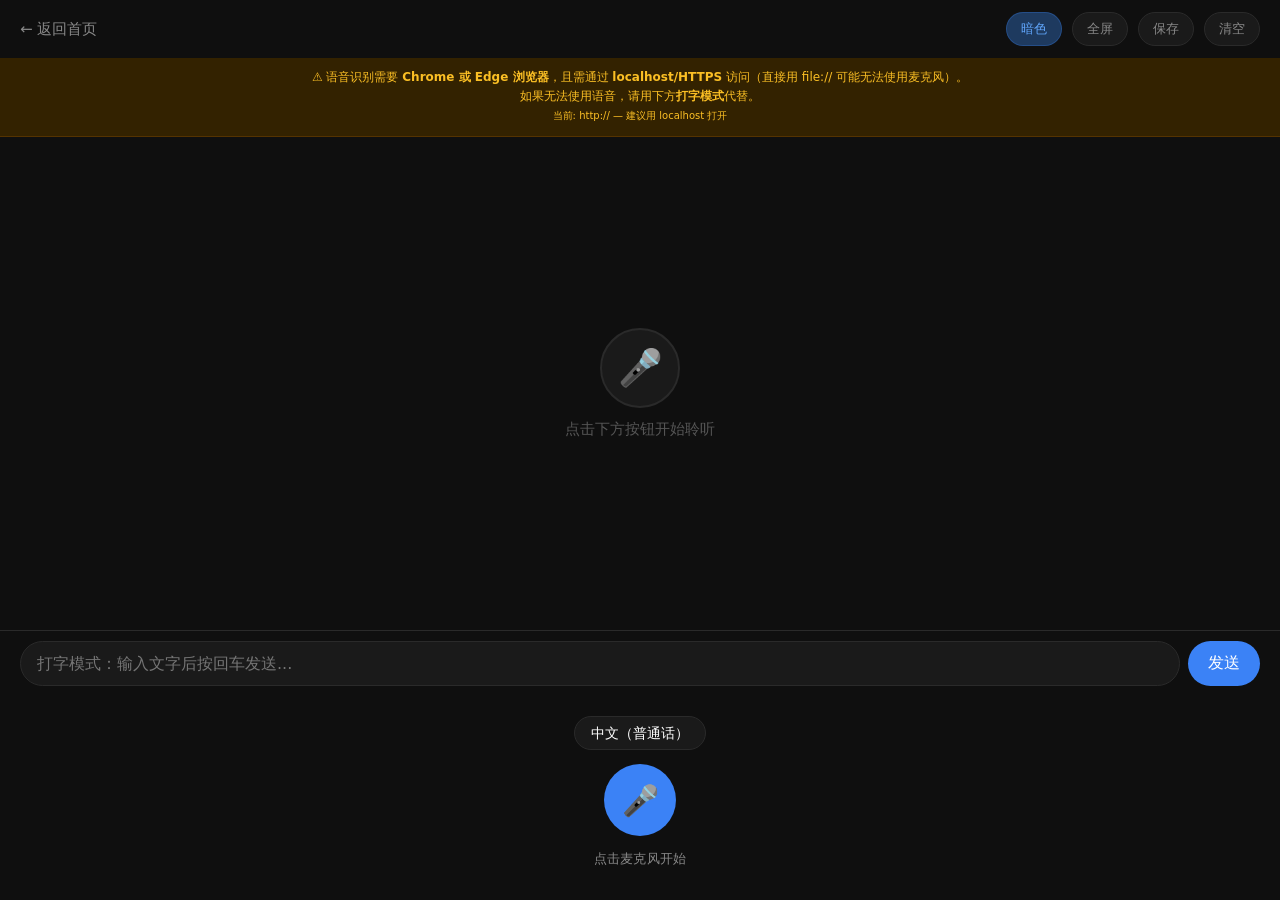
<file: speech-to-text.html>
<!DOCTYPE html>
<html lang="zh-CN">
<head>
<meta charset="UTF-8">
<meta name="viewport" content="width=device-width, initial-scale=1.0, user-scalable=no">
<title>语音转文字大字幕</title>
<style>
  *, *::before, *::after { box-sizing: border-box; margin: 0; padding: 0; }
  :root {
    --bg: #0f0f0f;
    --surface: #1a1a1a;
    --text: #ffffff;
    --muted: #888;
    --accent: #3b82f6;
    --accent-glow: rgba(59,130,246,.3);
    --danger: #ef4444;
    --radius: 16px;
  }
  body {
    font-family: -apple-system, BlinkMacSystemFont, "SF Pro Display", system-ui, sans-serif;
    background: var(--bg);
    color: var(--text);
    height: 100dvh;
    display: flex; flex-direction: column;
    overflow: hidden;
    -webkit-font-smoothing: antialiased;
    -webkit-tap-highlight-color: transparent;
    user-select: none;
  }

  /* Top bar */
  .topbar {
    display: flex; align-items: center; justify-content: space-between;
    padding: 12px 20px;
    flex-shrink: 0;
  }
  .back {
    font-size: 15px; color: var(--muted); text-decoration: none;
    display: flex; align-items: center; gap: 6px;
    transition: color .2s;
  }
  .back:hover { color: var(--text); }
  .topbar .actions { display: flex; gap: 10px; }
  .topbar .actions button {
    background: var(--surface); border: 1px solid #2a2a2a;
    color: var(--muted); font-size: 13px; padding: 7px 14px;
    border-radius: 100px; cursor: pointer;
    transition: all .2s;
  }
  .topbar .actions button:hover { color: var(--text); border-color: #444; }
  .topbar .actions button.active {
    background: #1e3a5f; color: #60a5fa; border-color: #3b82f644;
  }

  /* Main display area */
  .display {
    flex: 1; display: flex; flex-direction: column;
    overflow-y: auto; padding: 20px;
    scroll-behavior: smooth;
  }
  .display::-webkit-scrollbar { width: 4px; }
  .display::-webkit-scrollbar-thumb { background: #333; border-radius: 4px; }

  /* Transcript bubbles */
  .bubble {
    max-width: 90%;
    padding: 16px 20px; border-radius: 20px;
    margin-bottom: 12px;
    animation: fadeUp .35s ease;
    line-height: 1.5; font-size: 22px;
    font-weight: 450;
    word-break: break-word;
  }
  @keyframes fadeUp {
    from { opacity: 0; transform: translateY(12px); }
    to { opacity: 1; transform: translateY(0); }
  }
  .bubble.interim {
    background: var(--surface);
    color: #aaa;
    font-style: italic;
  }
  .bubble.final {
    background: #1e3a5f;
    color: #e0e7ff;
  }

  /* Idle state */
  .idle-hint {
    flex: 1; display: flex; flex-direction: column;
    align-items: center; justify-content: center;
    color: #333; gap: 12px;
  }
  .idle-hint .pulse-ring {
    width: 80px; height: 80px; border-radius: 50%;
    background: #1a1a1a; border: 2px solid #2a2a2a;
    display: flex; align-items: center; justify-content: center;
    font-size: 36px;
  }
  .idle-hint p { font-size: 15px; color: #555; }

  /* Bottom controls */
  .controls {
    flex-shrink: 0; padding: 20px 20px 32px;
    display: flex; flex-direction: column; align-items: center; gap: 14px;
  }
  .mic-btn {
    width: 72px; height: 72px; border-radius: 50%;
    border: none; background: var(--accent);
    color: white; font-size: 30px; cursor: pointer;
    transition: all .25s ease;
    box-shadow: 0 0 0 0 var(--accent-glow);
    position: relative;
  }
  .mic-btn:active { transform: scale(.94); }
  .mic-btn.listening {
    background: var(--danger);
    animation: pulse 1.8s ease infinite;
  }
  @keyframes pulse {
    0%, 100% { box-shadow: 0 0 0 0 rgba(239,68,68,.4); }
    50% { box-shadow: 0 0 0 20px rgba(239,68,68,0); }
  }
  .mic-btn.listening::after {
    content: ''; position: absolute;
    inset: -6px; border-radius: 50%;
    border: 2px solid rgba(239,68,68,.3);
    animation: ringPulse 1.8s ease infinite;
  }
  @keyframes ringPulse {
    0%, 100% { transform: scale(1); opacity: .6; }
    50% { transform: scale(1.25); opacity: 0; }
  }

  .status-text {
    font-size: 13px; color: var(--muted);
    letter-spacing: .02em;
  }
  .status-text.listening { color: var(--danger); }

  .lang-select {
    background: var(--surface); border: 1px solid #2a2a2a;
    color: var(--text); font-size: 14px;
    padding: 8px 16px; border-radius: 100px;
    cursor: pointer; outline: none;
    -webkit-appearance: none;
  }

  /* Fullscreen mode */
  .fullscreen .topbar { opacity: .3; }
  .fullscreen .topbar:hover { opacity: 1; }
  .fullscreen .bubble { font-size: 36px; }

  /* Toast */
  .toast {
    position: fixed; bottom: 120px; left: 50%; transform: translateX(-50%);
    background: #333; color: #fff; font-size: 14px;
    padding: 10px 20px; border-radius: 100px;
    pointer-events: none; opacity: 0;
    transition: opacity .3s;
    z-index: 10;
  }
  .toast.show { opacity: 1; }

  .browser-warn {
    flex-shrink: 0; padding: 10px 16px; background: #332200;
    color: #fbbf24; font-size: 12px; text-align: center; line-height: 1.6;
    border-bottom: 1px solid #553300;
  }
  .type-mode {
    flex-shrink: 0; padding: 10px 20px; display: flex; gap: 8px;
    border-top: 1px solid #2a2a2a; align-items: center;
  }
  .type-mode input {
    flex: 1; padding: 12px 16px; border-radius: 100px;
    border: 1px solid #2a2a2a; background: var(--surface);
    color: var(--text); font-size: 16px; outline: none; font-family: inherit;
  }
  .type-mode input:focus { border-color: var(--accent); }
  .type-mode button {
    flex-shrink: 0; padding: 12px 20px; border-radius: 100px;
    border: none; background: var(--accent); color: #fff;
    font-size: 16px; cursor: pointer; font-family: inherit;
  }
</style>
</head>
<body>

<div class="topbar" id="topbar">
  <a href="index.html" class="back">&larr; 返回首页</a>
  <div class="actions">
    <button id="darkToggle" class="active" onclick="toggleTheme()">暗色</button>
    <button id="fsToggle" onclick="toggleFullscreen()">全屏</button>
    <button id="saveBtn" onclick="saveTranscript()">保存</button>
    <button id="clearBtn" onclick="clearTranscript()">清空</button>
  </div>
</div>

<div class="browser-warn" id="browserWarn" style="display:none">
  <span>⚠️ 语音识别需要 <b>Chrome 或 Edge 浏览器</b>，且需通过 <b>localhost/HTTPS</b> 访问（直接用 file:// 可能无法使用麦克风）。<br>如果无法使用语音，请用下方<b>打字模式</b>代替。</span>
</div>

<div class="display" id="display">
  <div class="idle-hint" id="idleHint">
    <div class="pulse-ring">🎤</div>
    <p>点击下方按钮开始聆听</p>
  </div>
</div>

<div class="toast" id="toast"></div>

<div class="type-mode" id="typeMode">
  <input type="text" id="typeInput" placeholder="打字模式：输入文字后按回车发送..." onkeydown="if(event.key==='Enter')sendTyped()">
  <button onclick="sendTyped()">发送</button>
</div>

<div class="controls">
  <select class="lang-select" id="langSelect">
    <option value="zh-CN">中文（普通话）</option>
    <option value="yue-Hant-HK">粤语</option>
    <option value="en-US">English</option>
    <option value="ja-JP">日本語</option>
    <option value="ko-KR">한국어</option>
    <option value="fr-FR">Français</option>
    <option value="de-DE">Deutsch</option>
    <option value="es-ES">Español</option>
  </select>
  <button class="mic-btn" id="micBtn" onclick="toggleMic()">🎤</button>
  <div class="status-text" id="statusText">点击麦克风开始</div>
</div>

<script>
let recognition = null;
let isListening = false;
let transcriptHistory = [];
let darkMode = true;

// Init
function initSpeech() {
  const SpeechRecognition = window.SpeechRecognition || window.webkitSpeechRecognition;
  if (!SpeechRecognition) {
    showToast('您的浏览器不支持语音识别，请使用 Chrome 或 Edge');
    document.getElementById('micBtn').disabled = true;
    return false;
  }
  recognition = new SpeechRecognition();
  recognition.continuous = true;
  recognition.interimResults = true;
  recognition.lang = document.getElementById('langSelect').value;

  recognition.onresult = (e) => {
    let interim = '';
    let final = '';
    for (let i = e.resultIndex; i < e.results.length; i++) {
      if (e.results[i].isFinal) {
        final += e.results[i][0].transcript;
      } else {
        interim += e.results[i][0].transcript;
      }
    }
    if (final) addBubble(final, 'final');
    if (interim) updateInterim(interim);
    else removeInterim();
    document.getElementById('idleHint').style.display = 'none';
    scrollDown();
  };

  recognition.onerror = (e) => {
    if (e.error === 'no-speech') return;
    if (e.error === 'aborted') return;
    showToast('错误: ' + e.error);
    stopListening();
  };

  recognition.onend = () => {
    if (isListening) {
      try { recognition.start(); } catch(_) { stopListening(); }
    }
  };
  return true;
}

function toggleMic() {
  if (!recognition) { if (!initSpeech()) return; }
  if (isListening) stopListening(); else startListening();
}

function startListening() {
  try { recognition.start(); } catch(e) { }
  isListening = true;
  const btn = document.getElementById('micBtn');
  btn.textContent = '⏹';
  btn.classList.add('listening');
  const st = document.getElementById('statusText');
  st.textContent = '正在聆听...';
  st.classList.add('listening');
  removeInterim();
  document.getElementById('idleHint').style.display = 'none';

  // Vibration on mobile
  if (navigator.vibrate) navigator.vibrate(50);
}

function stopListening() {
  try { recognition.stop(); } catch(e) { }
  isListening = false;
  const btn = document.getElementById('micBtn');
  btn.textContent = '🎤';
  btn.classList.remove('listening');
  const st = document.getElementById('statusText');
  st.textContent = '点击麦克风开始';
  st.classList.remove('listening');
  removeInterim();
}

function addBubble(text, type) {
  const el = document.createElement('div');
  el.className = 'bubble ' + type;
  el.textContent = text;
  document.getElementById('display').appendChild(el);
  if (type === 'final') transcriptHistory.push({ text, time: new Date().toISOString() });
}

function updateInterim(text) {
  let el = document.querySelector('.bubble.interim');
  if (!el) { el = document.createElement('div'); el.className = 'bubble interim'; document.getElementById('display').appendChild(el); }
  el.textContent = text;
}

function removeInterim() {
  const el = document.querySelector('.bubble.interim');
  if (el) el.remove();
}

function scrollDown() {
  const d = document.getElementById('display');
  d.scrollTop = d.scrollHeight;
}

function clearTranscript() {
  document.getElementById('display').innerHTML = '';
  document.getElementById('idleHint').style.display = 'flex';
  transcriptHistory = [];
}

function saveTranscript() {
  if (!transcriptHistory.length) { showToast('暂无对话记录'); return; }
  const text = transcriptHistory.map(t => t.text).join('\n\n');
  const blob = new Blob([text], { type: 'text/plain' });
  const url = URL.createObjectURL(blob);
  const a = document.createElement('a');
  a.href = url; a.download = 'transcript_' + new Date().toISOString().slice(0,10) + '.txt';
  a.click(); URL.revokeObjectURL(url);
  showToast('已下载');
}

function toggleTheme() {
  darkMode = !darkMode;
  const root = document.documentElement;
  const btn = document.getElementById('darkToggle');
  if (darkMode) {
    root.style.setProperty('--bg', '#0f0f0f');
    root.style.setProperty('--surface', '#1a1a1a');
    root.style.setProperty('--text', '#ffffff');
    root.style.setProperty('--muted', '#888');
    btn.textContent = '暗色'; btn.classList.add('active');
  } else {
    root.style.setProperty('--bg', '#ffffff');
    root.style.setProperty('--surface', '#f5f5f5');
    root.style.setProperty('--text', '#1a1a1a');
    root.style.setProperty('--muted', '#666');
    btn.textContent = '亮色'; btn.classList.remove('active');
  }
}

function toggleFullscreen() {
  document.body.classList.toggle('fullscreen');
  const btn = document.getElementById('fsToggle');
  btn.classList.toggle('active');
}

document.getElementById('langSelect').addEventListener('change', function() {
  if (recognition) recognition.lang = this.value;
});

function sendTyped() {
  const input = document.getElementById('typeInput');
  const text = input.value.trim();
  if (!text) return;
  addBubble(text, 'final');
  document.getElementById('idleHint').style.display = 'none';
  transcriptHistory.push({ text, time: new Date().toISOString() });
  scrollDown();
  input.value = '';
}

function showToast(msg) {
  const t = document.getElementById('toast');
  t.textContent = msg; t.classList.add('show');
  setTimeout(() => t.classList.remove('show'), 2000);
}

// Browser detection
const isChrome = /Chrome/.test(navigator.userAgent) && !/Edg/.test(navigator.userAgent);
const isEdge = /Edg/.test(navigator.userAgent);
const isSecure = location.protocol === 'https:' || location.hostname === 'localhost' || location.hostname === '127.0.0.1';
if (!isSecure) {
  document.getElementById('browserWarn').style.display = '';
  document.getElementById('browserWarn').innerHTML += '<br><small>当前: ' + location.protocol + '// — 建议用 localhost 打开</small>';
}

initSpeech();
</script>
</body>
</html>
</file>
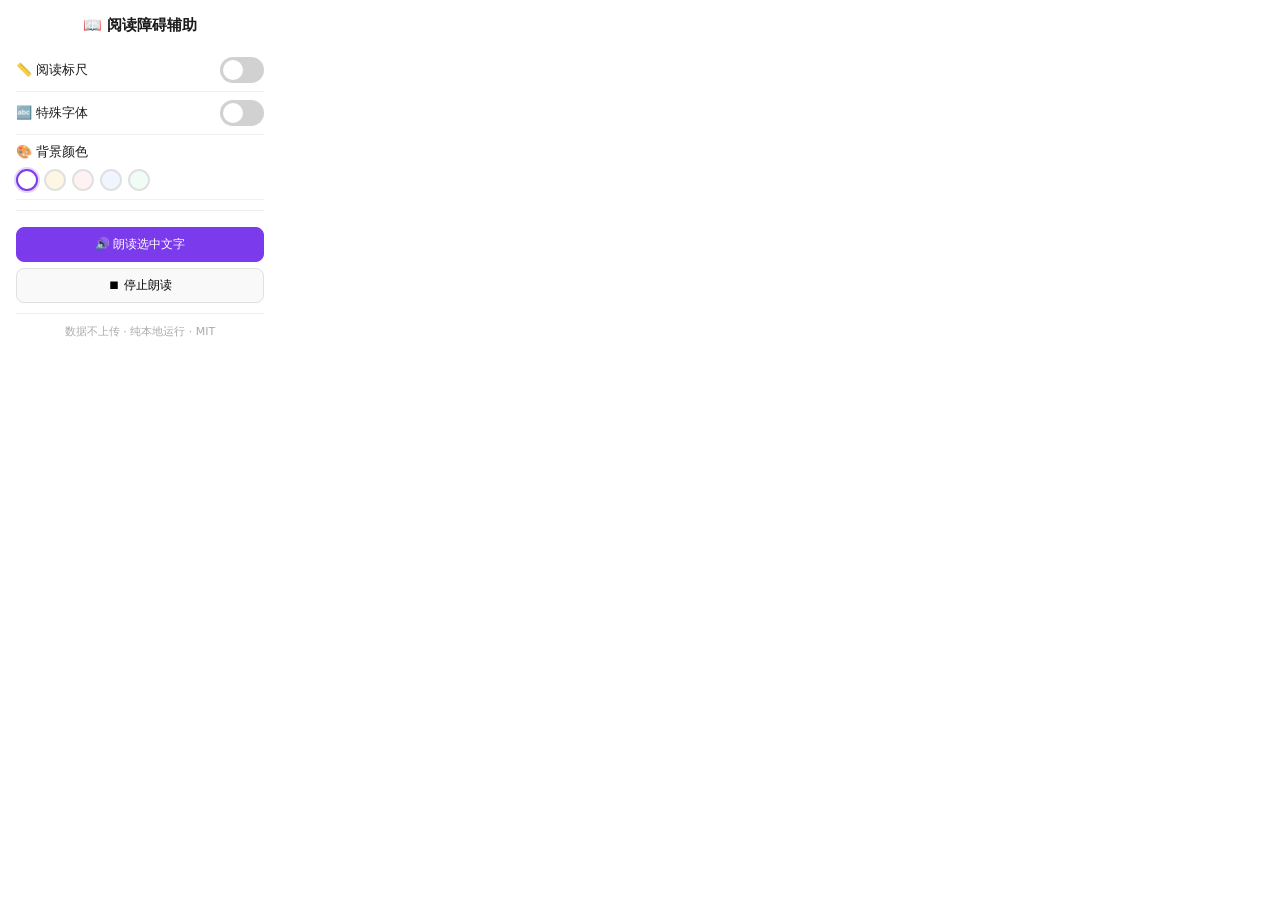
<file: reading-aid-extension/popup.html>
<!DOCTYPE html>
<html lang="zh-CN">
<head>
<meta charset="UTF-8">
<meta name="viewport" content="width=device-width, initial-scale=1.0">
<style>
  *, *::before, *::after { box-sizing: border-box; margin: 0; padding: 0; }
  body {
    width: 280px; padding: 16px;
    font-family: -apple-system, system-ui, sans-serif;
    font-size: 13px; color: #1a1a1a;
    background: #fff;
  }
  h3 { font-size: 15px; margin-bottom: 14px; text-align: center; }

  .row {
    display: flex; align-items: center; justify-content: space-between;
    padding: 8px 0; border-bottom: 1px solid #f0f0f0;
  }
  .row:last-child { border-bottom: none; }

  /* Toggle switch */
  .switch {
    position: relative; width: 44px; height: 26px;
    flex-shrink: 0;
  }
  .switch input { opacity: 0; width: 0; height: 0; }
  .switch .slider {
    position: absolute; inset: 0; border-radius: 26px;
    background: #d1d1d1; cursor: pointer; transition: .2s;
  }
  .switch .slider::before {
    content: ''; position: absolute; left: 3px; top: 3px;
    width: 20px; height: 20px; border-radius: 50%;
    background: #fff; transition: .2s;
  }
  .switch input:checked + .slider { background: #7c3aed; }
  .switch input:checked + .slider::before { transform: translateX(18px); }

  .label { display: flex; align-items: center; gap: 6px; }

  .overlay-dots { display: flex; gap: 6px; }
  .overlay-dot {
    width: 22px; height: 22px; border-radius: 50%;
    border: 2px solid #e0e0e0; cursor: pointer; transition: .15s;
    flex-shrink: 0;
  }
  .overlay-dot:hover { border-color: #999; }
  .overlay-dot.active { border-color: #7c3aed; box-shadow: 0 0 0 2px rgba(124,58,237,.2); }

  .btn {
    width: 100%; padding: 8px; border-radius: 8px;
    border: 1px solid #e0e0e0; background: #f9f9f9;
    font-size: 12px; cursor: pointer; margin-top: 6px;
    transition: .15s; font-family: inherit;
  }
  .btn:hover { background: #f0f0f0; }
  .btn.primary { background: #7c3aed; color: #fff; border-color: #7c3aed; }
  .btn.primary:hover { background: #6d28d9; }

  .divider { height: 1px; background: #eee; margin: 10px 0; }

  .footer { font-size: 11px; color: #aaa; text-align: center; margin-top: 10px; }
</style>
</head>
<body>

<h3>📖 阅读障碍辅助</h3>

<div class="row">
  <span class="label">📏 阅读标尺</span>
  <label class="switch">
    <input type="checkbox" id="rulerToggle">
    <span class="slider"></span>
  </label>
</div>

<div class="row">
  <span class="label">🔤 特殊字体</span>
  <label class="switch">
    <input type="checkbox" id="dyslexicToggle">
    <span class="slider"></span>
  </label>
</div>

<div class="row" style="flex-direction:column;align-items:flex-start;gap:8px;">
  <span class="label">🎨 背景颜色</span>
  <div class="overlay-dots">
    <span class="overlay-dot active" style="background:#fff;" data-overlay="" title="原色"></span>
    <span class="overlay-dot" style="background:#fdf6e3;" data-overlay="cream" title="暖米"></span>
    <span class="overlay-dot" style="background:#fef2f2;" data-overlay="rose" title="淡玫"></span>
    <span class="overlay-dot" style="background:#eff6ff;" data-overlay="blue" title="浅蓝"></span>
    <span class="overlay-dot" style="background:#f0fdf4;" data-overlay="green" title="柔绿"></span>
  </div>
</div>

<div class="divider"></div>

<button class="btn primary" id="speakBtn">🔊 朗读选中文字</button>
<button class="btn" id="stopBtn">⏹ 停止朗读</button>

<div class="divider"></div>

<div class="footer">数据不上传 · 纯本地运行 · MIT</div>

<script>
const tabId = chrome.devtools?.inspectedWindow?.tabId;

function send(cmd, extra = {}) {
  chrome.tabs.query({ active: true, currentWindow: true }, (tabs) => {
    if (tabs[0]) chrome.tabs.sendMessage(tabs[0].id, { cmd, ...extra });
  });
}

document.getElementById('rulerToggle').addEventListener('change', function() {
  send('toggleRuler', { on: this.checked });
});

document.getElementById('dyslexicToggle').addEventListener('change', function() {
  send('toggleDyslexic', { on: this.checked });
});

document.querySelectorAll('.overlay-dot').forEach(dot => {
  dot.addEventListener('click', function() {
    document.querySelectorAll('.overlay-dot').forEach(d => d.classList.remove('active'));
    this.classList.add('active');
    send('setOverlay', { overlay: this.dataset.overlay });
  });
});

document.getElementById('speakBtn').addEventListener('click', () => send('speakSelection'));
document.getElementById('stopBtn').addEventListener('click', () => send('stopSpeech'));

// Load saved state
chrome.tabs.query({ active: true, currentWindow: true }, (tabs) => {
  if (tabs[0]) {
    chrome.tabs.sendMessage(tabs[0].id, { cmd: 'getState' }, (state) => {
      if (chrome.runtime.lastError) return;
      if (state) {
        document.getElementById('rulerToggle').checked = state.rulerOn;
        document.getElementById('dyslexicToggle').checked = state.dyslexicOn;
        document.querySelectorAll('.overlay-dot').forEach(d => {
          d.classList.toggle('active', d.dataset.overlay === state.overlayType);
        });
      }
    });
  }
});
</script>
</body>
</html>
</file>
